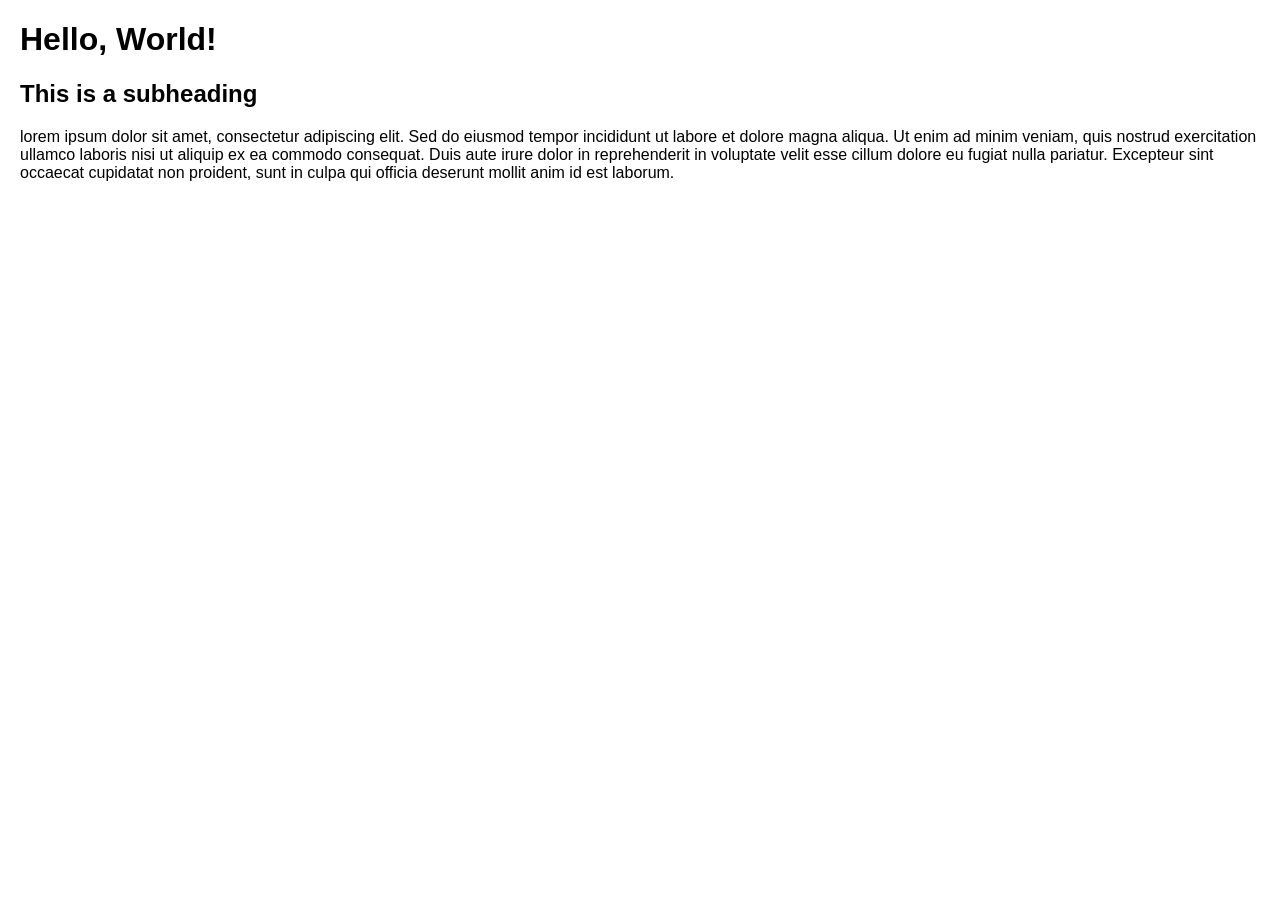
<file: index.html>
<!DOCTYPE html>
<html lang="en">

<head>
    <meta charset="UTF-8">
    <link rel="stylesheet" href="styles.css">
    <script src="script-instructor.js" defer></script>
    <meta name="viewport" content="width=device-width, initial-scale=1.0">
    <title>Sandbox</title>
</head>

<body>
    <h1>Hello, World!</h1>
    <h2>This is a subheading</h2>

    <p>
       lorem ipsum dolor sit amet, consectetur adipiscing elit. Sed do eiusmod tempor incididunt ut labore et dolore magna aliqua. Ut enim ad minim veniam, quis nostrud exercitation ullamco laboris nisi ut aliquip ex ea commodo consequat. Duis aute irure dolor in reprehenderit in voluptate velit esse cillum dolore eu fugiat nulla pariatur. Excepteur sint occaecat cupidatat non proident, sunt in culpa qui officia deserunt mollit anim id est laborum.
    </p>
</body>

</html>
</file>
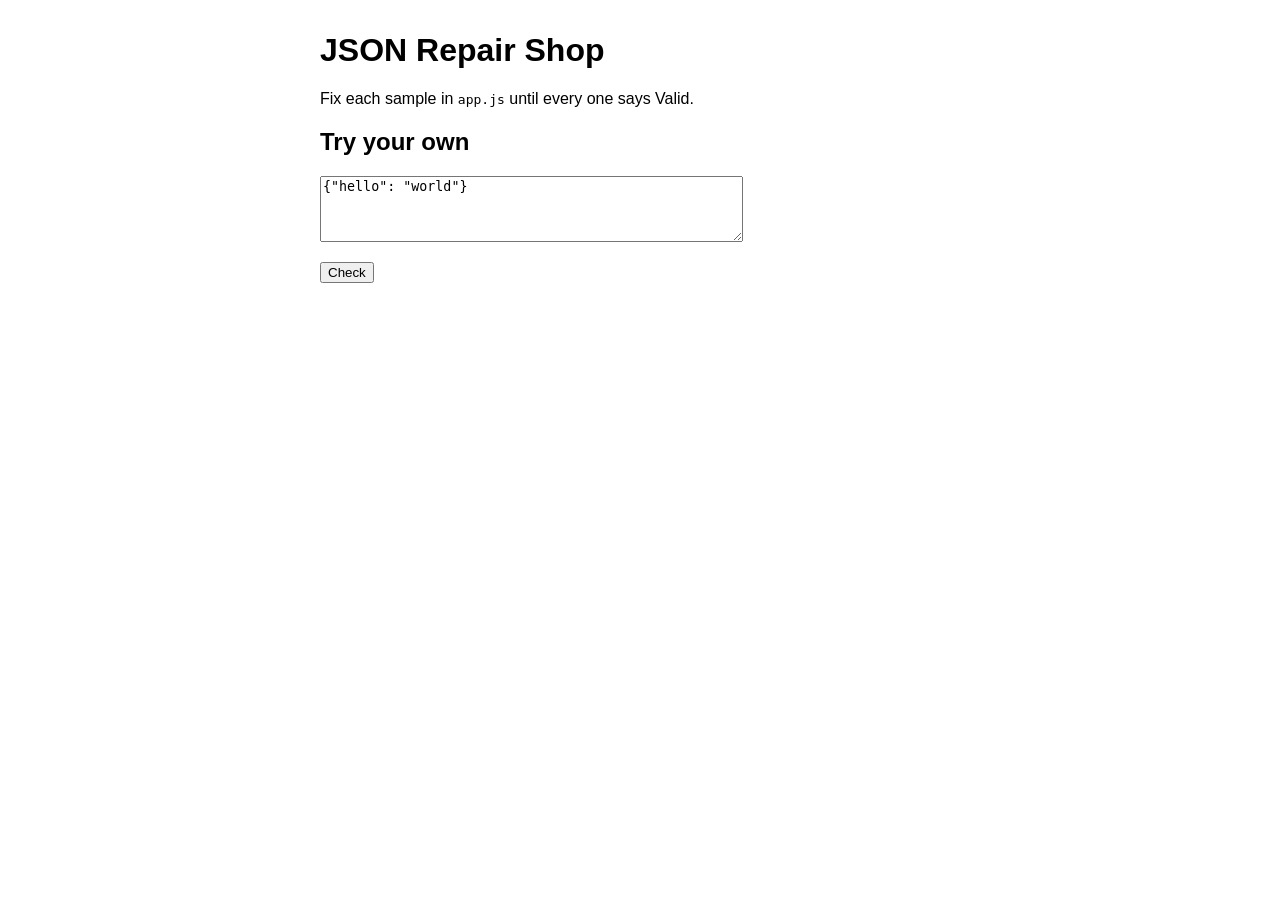
<file: JSON-starter/ex1-json-repair/index.html>
<!DOCTYPE html>
<html lang="en">
<head>
  <meta charset="UTF-8">
  <title>Exercise 1: JSON Repair Shop</title>
  <link rel="stylesheet" href="styles.css">
  <script src="app.js" defer></script>
</head>
<body>
  <h1>JSON Repair Shop</h1>
  <p>Fix each sample in <code>app.js</code> until every one says Valid.</p>

  <ul id="results"></ul>

  <h2>Try your own</h2>
  <textarea id="tryInput" rows="4" cols="50">{"hello": "world"}</textarea>
  <p><button id="tryBtn">Check</button></p>
  <p id="tryResult"></p>
</body>
</html>
</file>
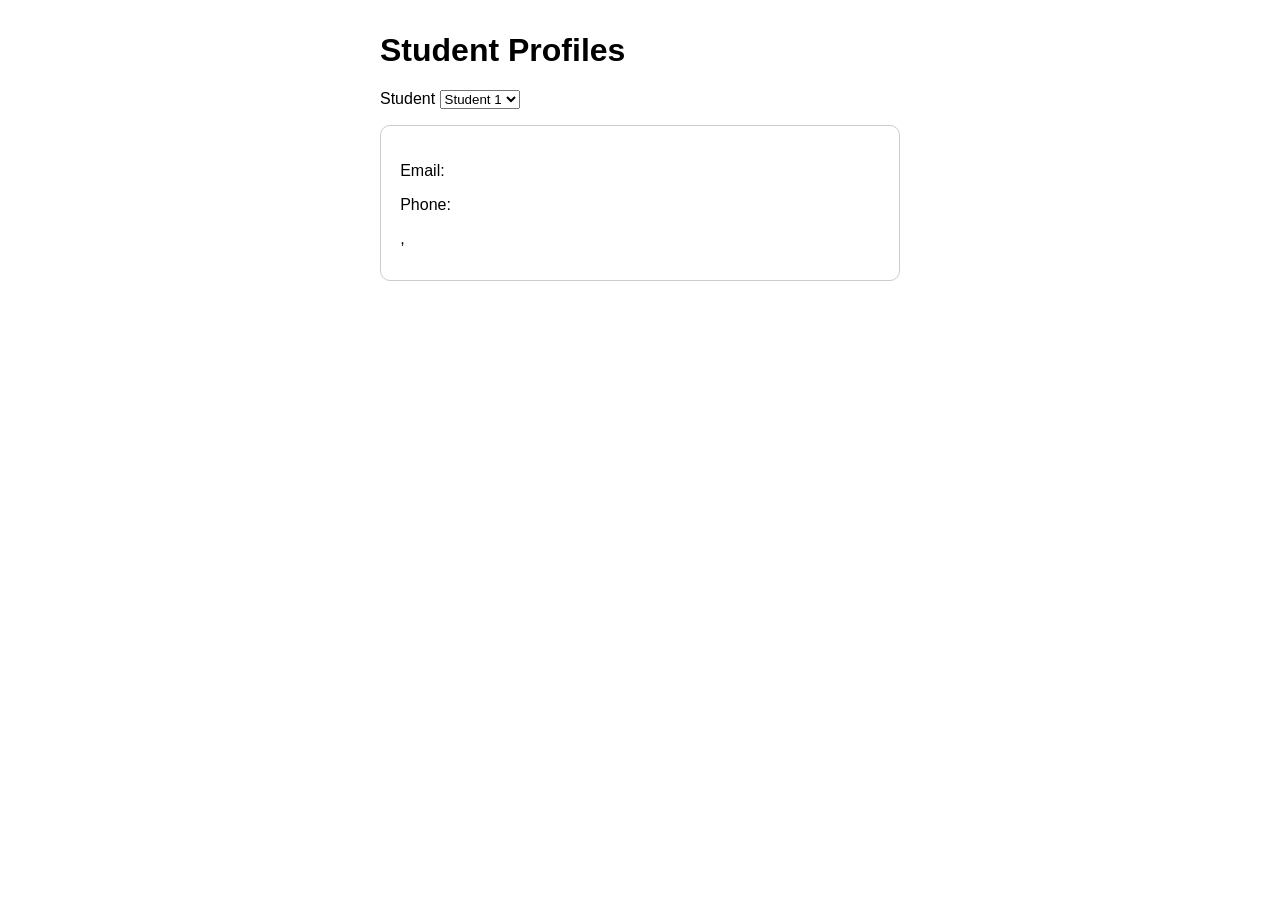
<file: JSON-starter/ex2-student-profile/index.html>
<!DOCTYPE html>
<html lang="en">
<head>
  <meta charset="UTF-8">
  <title>Exercise 2: Student Profile Card</title>
  <link rel="stylesheet" href="styles.css">
  <script src="app.js" defer></script>
</head>
<body>
  <h1>Student Profiles</h1>

  <label for="studentPick">Student</label>
  <select id="studentPick">
    <option value="0">Student 1</option>
    <option value="1">Student 2</option>
    <option value="2">Student 3</option>
  </select>

  <div class="card">
    <h2 id="studentName"></h2>
    <p>Email: <span id="studentEmail"></span></p>
    <p>Phone: <span id="studentPhone"></span></p>
    <p><span id="courseCount"></span>, <span id="totalCredits"></span></p>
    <ul id="courseList"></ul>
  </div>
</body>
</html>
</file>
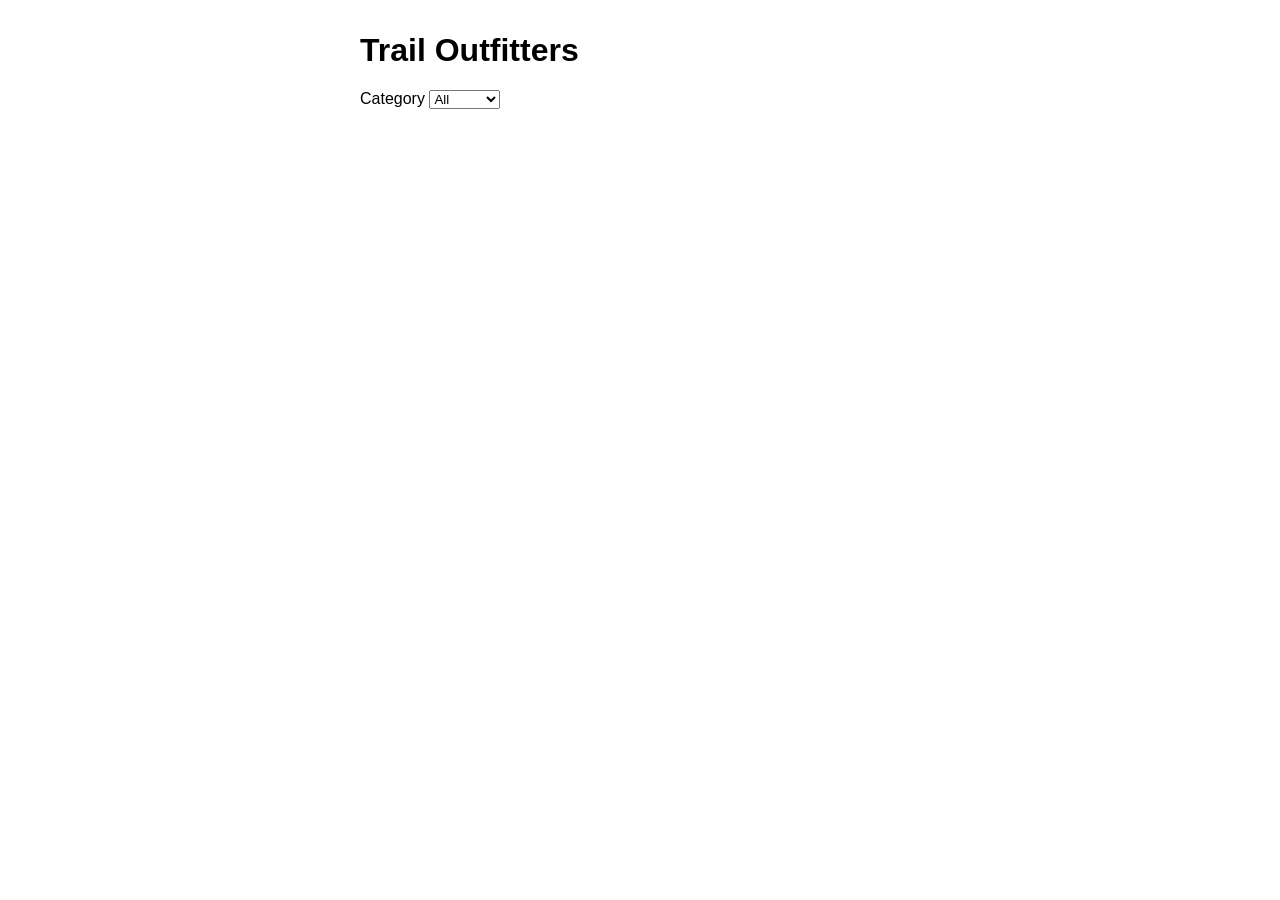
<file: JSON-starter/ex3-product-catalog/index.html>
<!DOCTYPE html>
<html lang="en">
<head>
  <meta charset="UTF-8">
  <title>Exercise 3: Product Catalog</title>
  <link rel="stylesheet" href="styles.css">
  <script src="app.js" defer></script>
</head>
<body>
  <h1>Trail Outfitters</h1>

  <label for="categoryFilter">Category</label>
  <select id="categoryFilter">
    <option value="all">All</option>
    <option value="shelter">Shelter</option>
    <option value="sleep">Sleep</option>
    <option value="cooking">Cooking</option>
  </select>
  <p id="productCount"></p>

  <div id="products"></div>

  <script id="productData" type="application/json">
  [
    { "sku": "TENT-2P", "name": "Two-Person Tent", "category": "shelter",
      "price": 189.99, "stock": 4 },
    { "sku": "FLY-XL", "name": "Rain Fly <XL>", "category": "shelter",
      "price": 79.5, "stock": 0 },
    { "sku": "BAG-20F", "name": "20° Sleeping Bag", "category": "sleep",
      "price": 129.5, "stock": 0 },
    { "sku": "PAD-INS", "name": "Insulated Sleeping Pad", "category": "sleep",
      "price": 99, "stock": 7 },
    { "sku": "STOVE-1", "name": "Canister Stove", "category": "cooking",
      "price": 44, "stock": 12 },
    { "sku": "POT-1L", "name": "1-Liter Titanium Pot", "category": "cooking",
      "price": 39.95, "stock": 3 }
  ]
  </script>
</body>
</html>
</file>
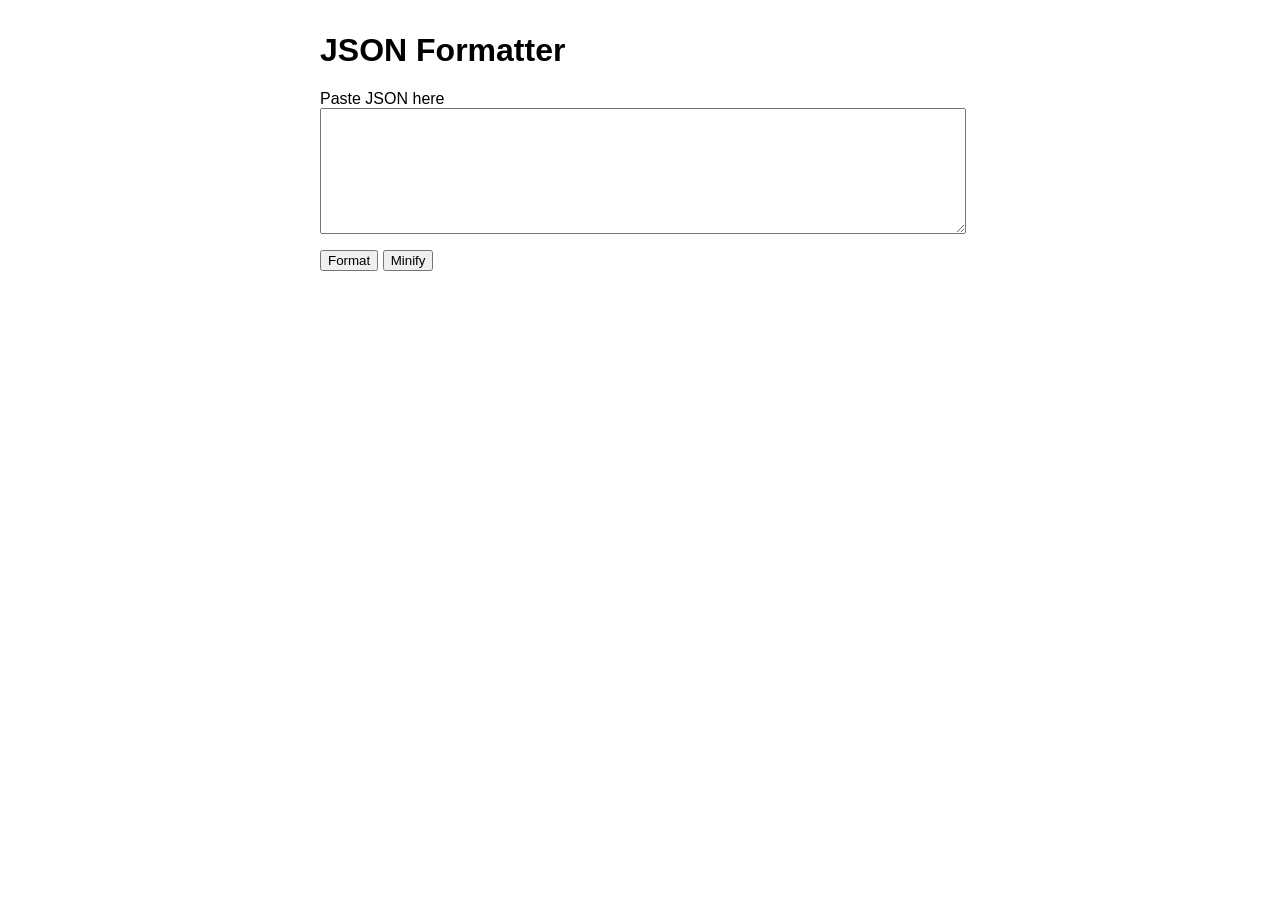
<file: JSON-starter/ex4-json-formatter/index.html>
<!DOCTYPE html>
<html lang="en">
<head>
  <meta charset="UTF-8">
  <title>Exercise 4: JSON Formatter</title>
  <link rel="stylesheet" href="styles.css">
  <script src="app.js" defer></script>
</head>
<body>
  <h1>JSON Formatter</h1>

  <label for="jsonInput">Paste JSON here</label>
  <textarea id="jsonInput" rows="8"></textarea>

  <p>
    <button id="formatBtn">Format</button>
    <button id="minifyBtn">Minify</button>
  </p>

  <p id="errorMsg" class="error"></p>
  <p id="summary"></p>
  <pre id="output"></pre>
</body>
</html>
</file>
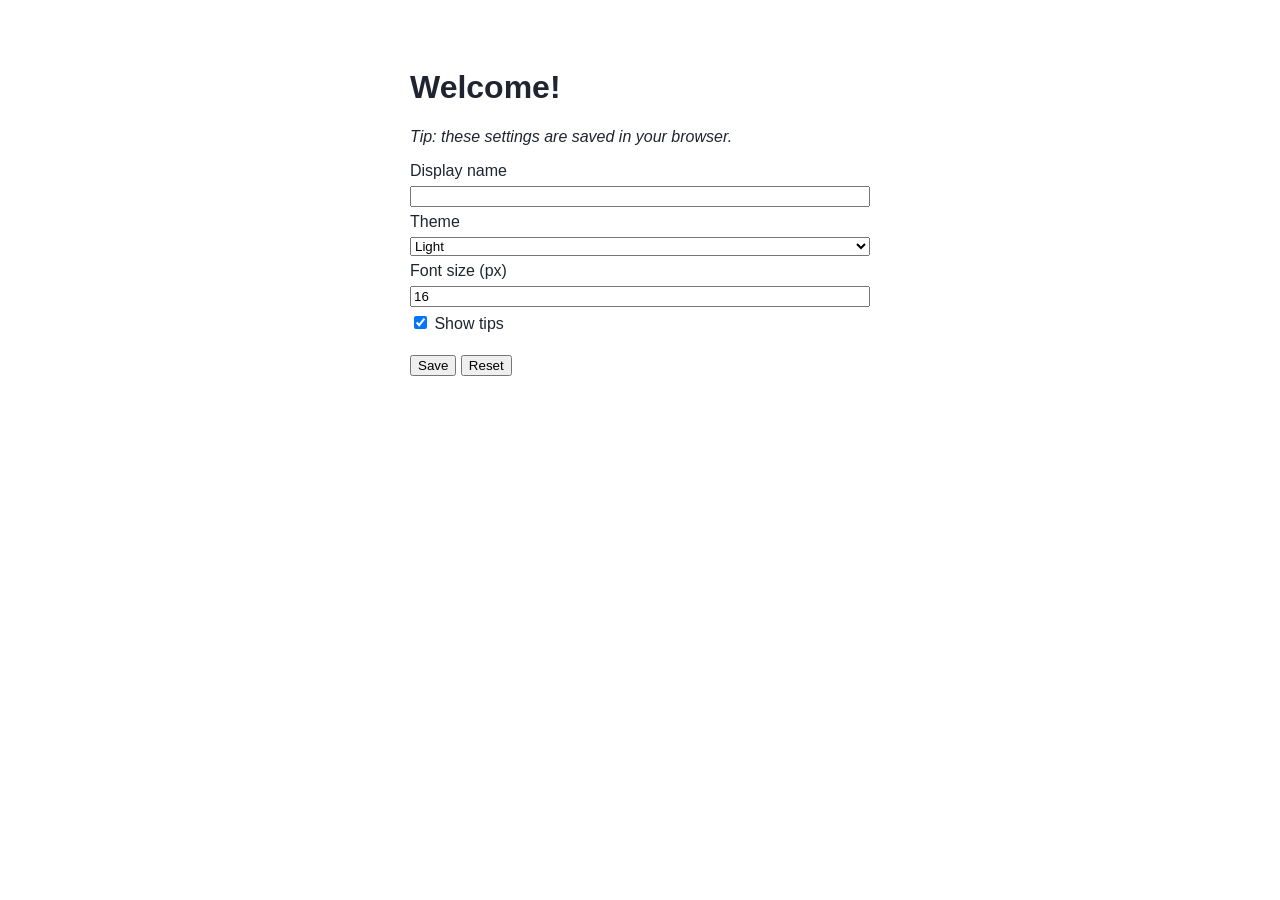
<file: JSON-starter/ex5-saved-preferences/index.html>
<!DOCTYPE html>
<html lang="en">
<head>
  <meta charset="UTF-8">
  <title>Exercise 5: Saved Preferences</title>
  <link rel="stylesheet" href="styles.css">
  <script src="app.js" defer></script>
</head>
<body class="theme-light">
  <h1 id="greeting">Welcome!</h1>
  <p id="tip">Tip: these settings are saved in your browser.</p>

  <form id="prefsForm">
    <label for="displayName">Display name</label>
    <input type="text" id="displayName">

    <label for="theme">Theme</label>
    <select id="theme">
      <option value="light">Light</option>
      <option value="dark">Dark</option>
    </select>

    <label for="fontSize">Font size (px)</label>
    <input type="number" id="fontSize" min="12" max="24" value="16">

    <label><input type="checkbox" id="showTips" checked> Show tips</label>

    <p>
      <button type="submit">Save</button>
      <button type="button" id="resetBtn">Reset</button>
    </p>
  </form>
  <p id="status"></p>
</body>
</html>
</file>
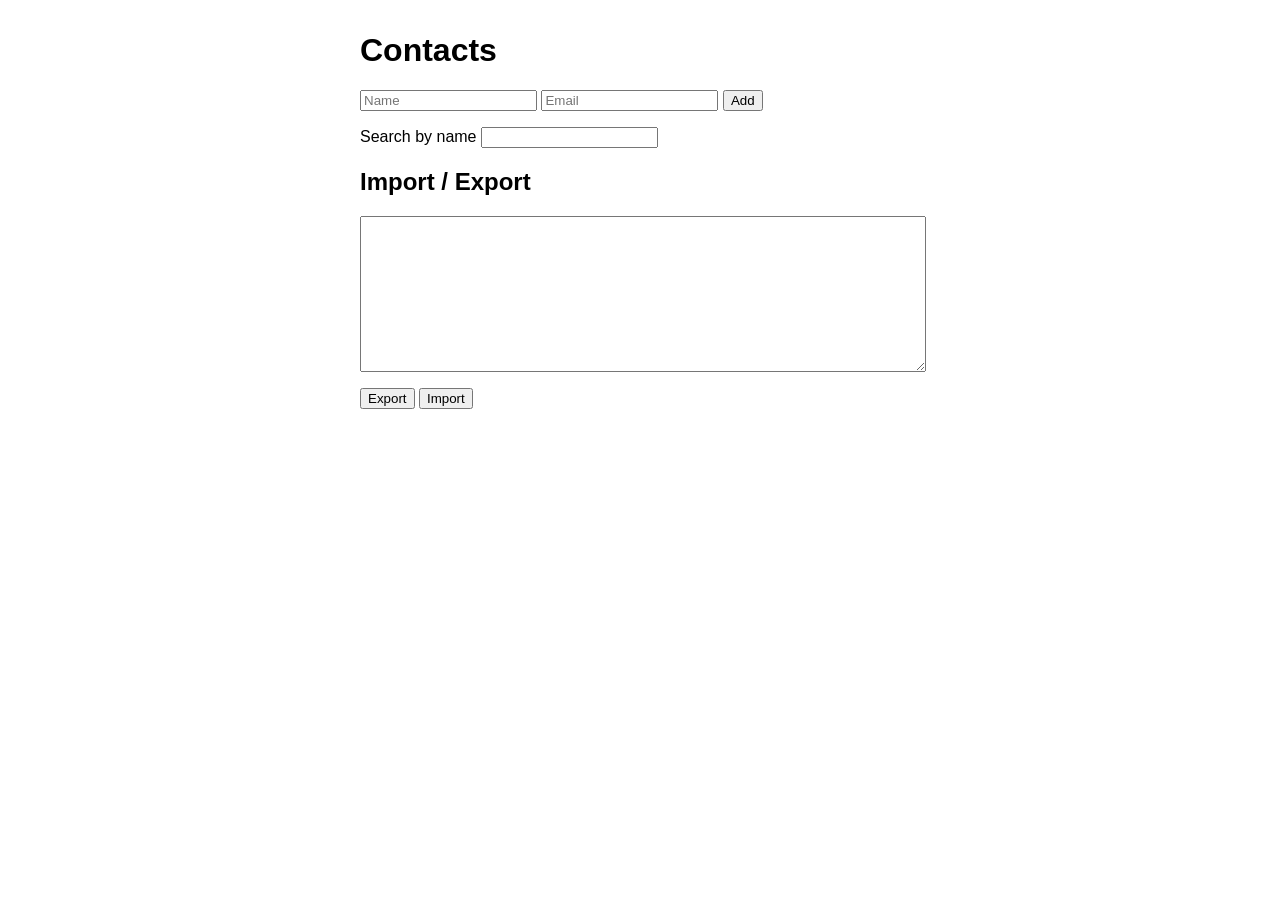
<file: JSON-starter/ex6-contact-list/index.html>
<!DOCTYPE html>
<html lang="en">
<head>
  <meta charset="UTF-8">
  <title>Exercise 6: Contact List</title>
  <link rel="stylesheet" href="styles.css">
  <script src="app.js" defer></script>
</head>
<body>
  <h1>Contacts</h1>

  <form id="contactForm">
    <input type="text" id="name" placeholder="Name">
    <input type="email" id="email" placeholder="Email">
    <button type="submit">Add</button>
  </form>
  <p id="formMsg" class="error"></p>

  <label for="search">Search by name</label>
  <input type="search" id="search">
  <p id="contactCount"></p>
  <ul id="contactList"></ul>

  <h2>Import / Export</h2>
  <textarea id="jsonBox" rows="10"></textarea>
  <p>
    <button type="button" id="exportBtn">Export</button>
    <button type="button" id="importBtn">Import</button>
  </p>
  <p id="importMsg"></p>
</body>
</html>
</file>
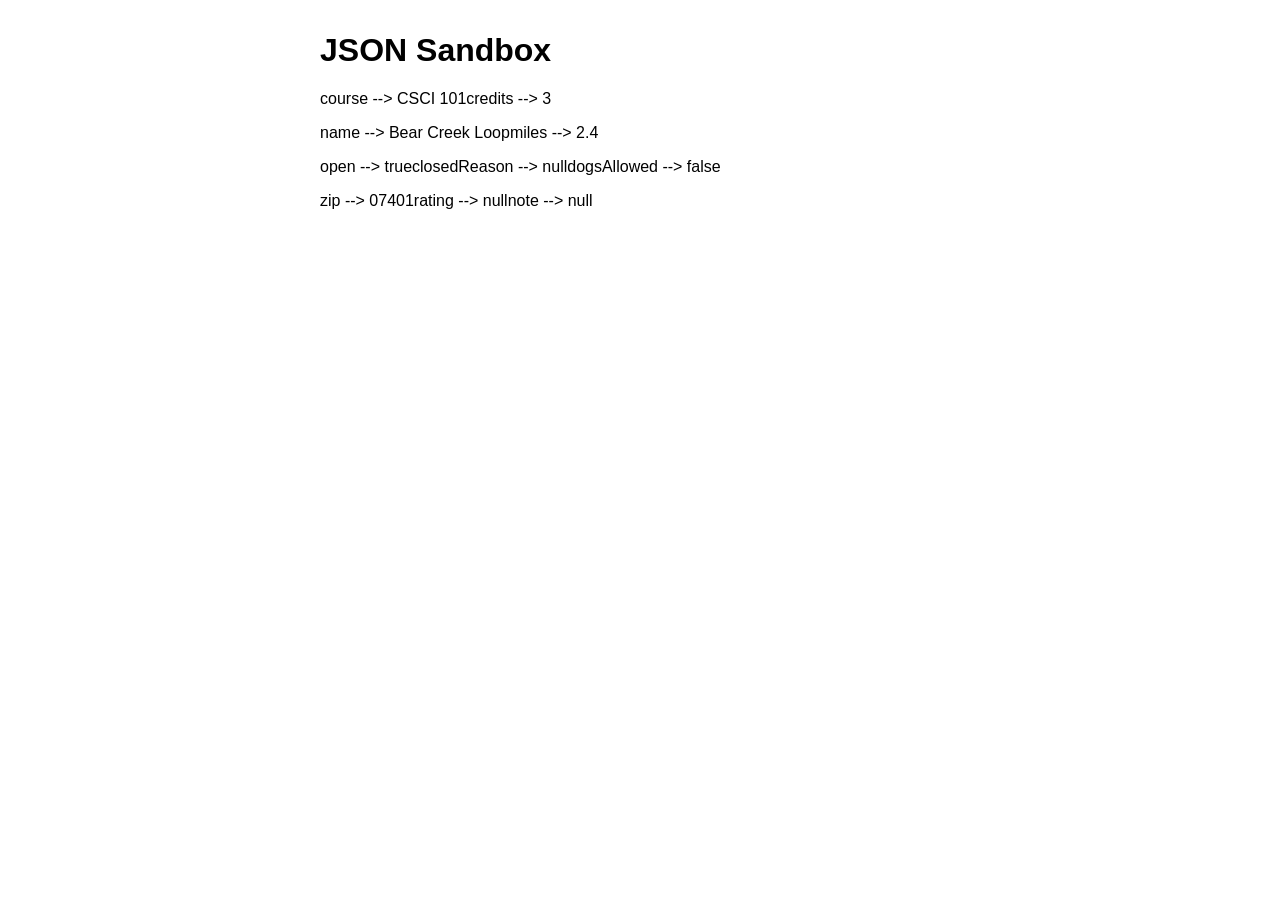
<file: JSON-starter/json-basic/index.html>
<!DOCTYPE html>
<html lang="en">
<head>
  <meta charset="UTF-8">
  <title>Exercise 1: JSON Repair Shop</title>
  <link rel="stylesheet" href="styles.css">
  <script src="app.js" defer></script>
</head>
<body>
  <h1>JSON Sandbox</h1>

  <ul id="results"></ul>

  
</body>
</html>
</file>
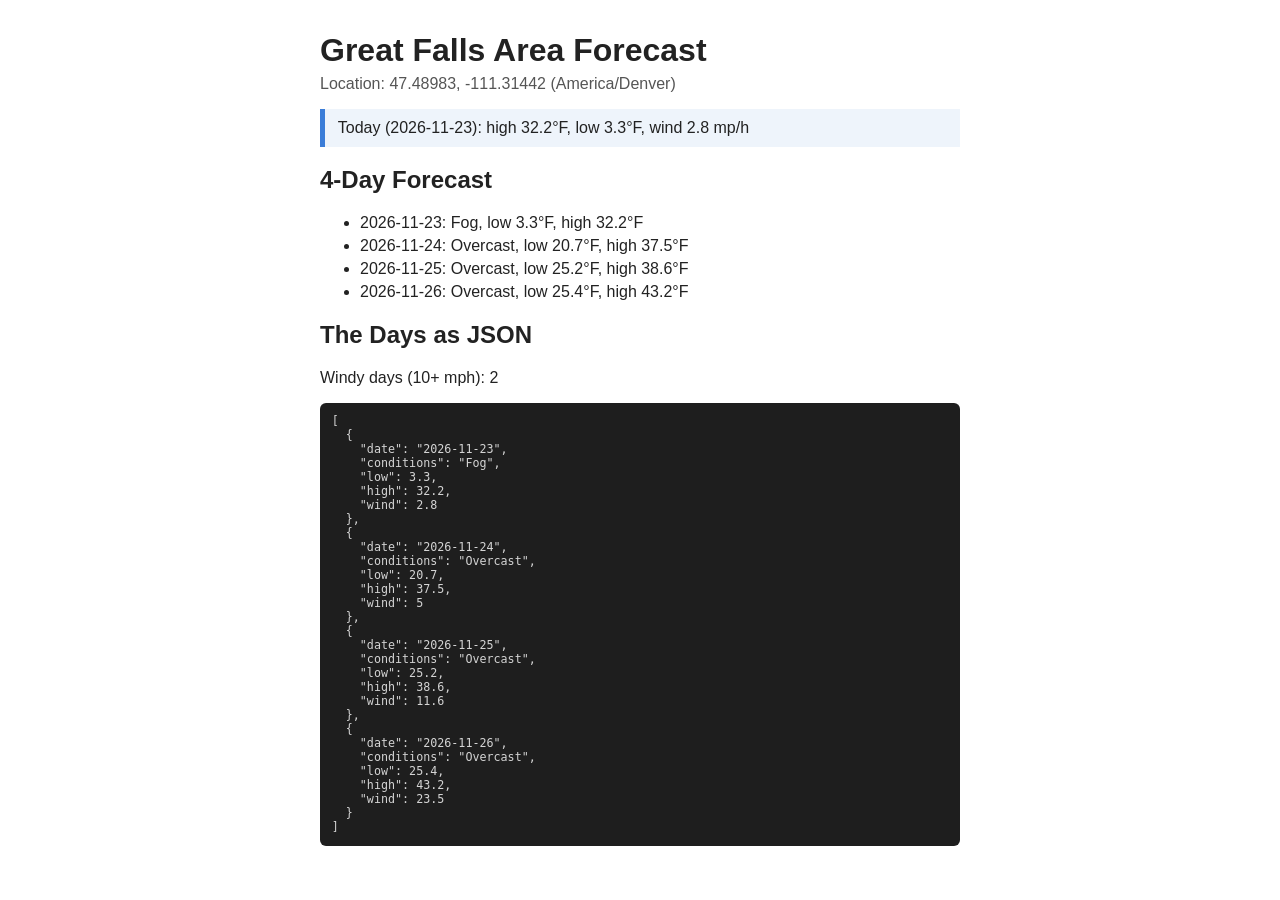
<file: JSON_Weather_Lab_Files/solutions/index.html>
<!DOCTYPE html>
<html lang="en">
<head>
  <meta charset="UTF-8">
  <meta name="viewport" content="width=device-width, initial-scale=1">
  <title>JSON Weather Lab</title>
  <link rel="stylesheet" href="styles.css">
  <script src="app.js" defer></script>
</head>
<body>
  <h1>Great Falls Area Forecast</h1>

  <!-- Part 1 -->
  <p id="location"></p>

  <!-- Part 2 -->
  <p id="today"></p>

  <!-- Part 3 -->
  <h2>4-Day Forecast</h2>
  <ul id="forecast"></ul>

  <!-- Part 4 -->
  <h2>The Days as JSON</h2>
  <p id="windy"></p>
  <pre id="output"></pre>

  <!-- The data: JSON text that the browser stores but does not run.
       Don't edit it. It's the same as weatherData.json. -->
  <script id="weatherData" type="application/json">
{
    "latitude": 47.48983,
    "longitude": -111.31442,
    "generationtime_ms": 1.484513282775879,
    "utc_offset_seconds": -25200,
    "timezone": "America/Denver",
    "timezone_abbreviation": "GMT-7",
    "elevation": 1015,
    "daily_units": {
        "time": "iso8601",
        "weather_code": "wmo code",
        "temperature_2m_min": "°F",
        "temperature_2m_max": "°F",
        "wind_speed_10m_max": "mp/h"
    },
    "daily": {
        "time": [
            "2026-11-23",
            "2026-11-24",
            "2026-11-25",
            "2026-11-26"
        ],
        "weather_code": [
            45,
            3,
            3,
            3
        ],
        "temperature_2m_min": [
            3.3,
            20.7,
            25.2,
            25.4
        ],
        "temperature_2m_max": [
            32.2,
            37.5,
            38.6,
            43.2
        ],
        "wind_speed_10m_max": [
            2.8,
            5,
            11.6,
            23.5
        ]
    }
}
  </script>
</body>
</html>
</file>
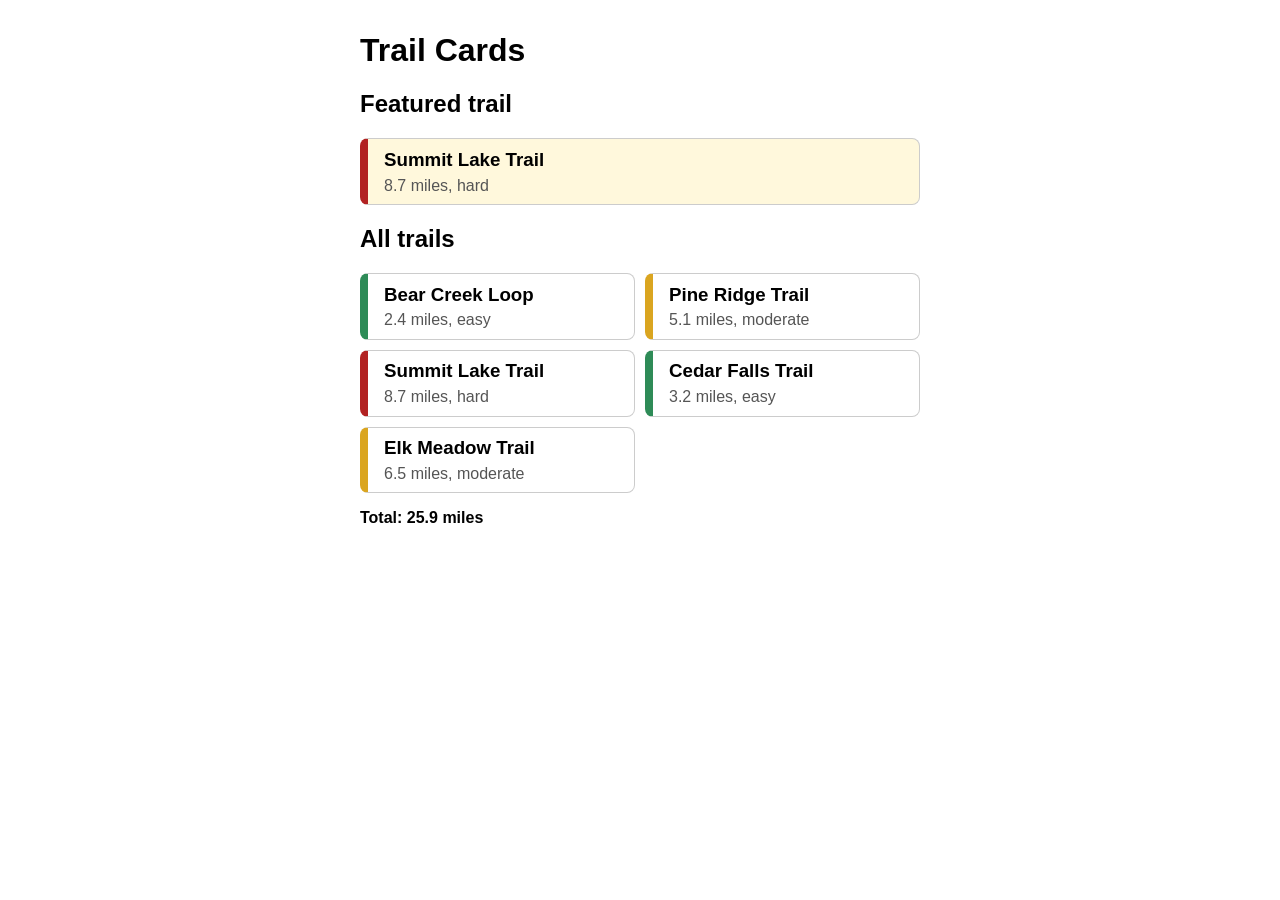
<file: DOM_Lab_Files/solutions/ex1-trail-cards/index.html>
<!DOCTYPE html>
<html lang="en">
<head>
  <meta charset="UTF-8">
  <title>Exercise 1: Trail Cards</title>
  <link rel="stylesheet" href="styles.css">
  <script src="app.js" defer></script>
</head>
<body>
  <h1>Trail Cards</h1>

  <h2>Featured trail</h2>
  <div id="featured"></div>

  <h2>All trails</h2>
  <div id="cards"></div>
  <p id="totalMiles"></p>
</body>
</html>
</file>
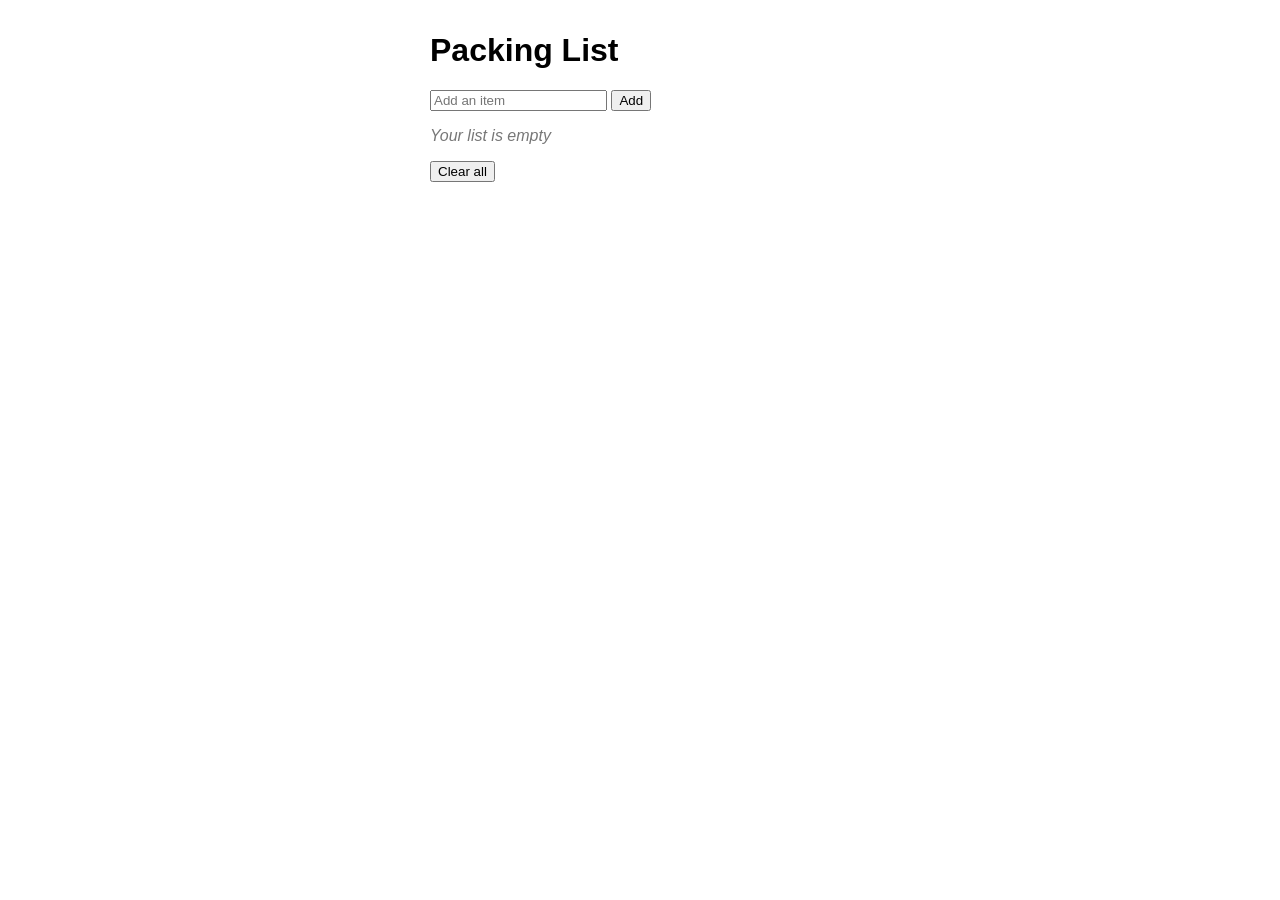
<file: DOM_Lab_Files/solutions/ex2-packing-list/index.html>
<!DOCTYPE html>
<html lang="en">
<head>
  <meta charset="UTF-8">
  <title>Exercise 2: Packing List</title>
  <link rel="stylesheet" href="styles.css">
  <script src="app.js" defer></script>
</head>
<body>
  <h1>Packing List</h1>

  <form id="packForm">
    <input type="text" id="itemInput" placeholder="Add an item" autocomplete="off">
    <button type="submit">Add</button>
  </form>

  <p id="emptyMsg">Your list is empty</p>
  <ul id="packList"></ul>

  <button type="button" id="clearAll">Clear all</button>
</body>
</html>
</file>
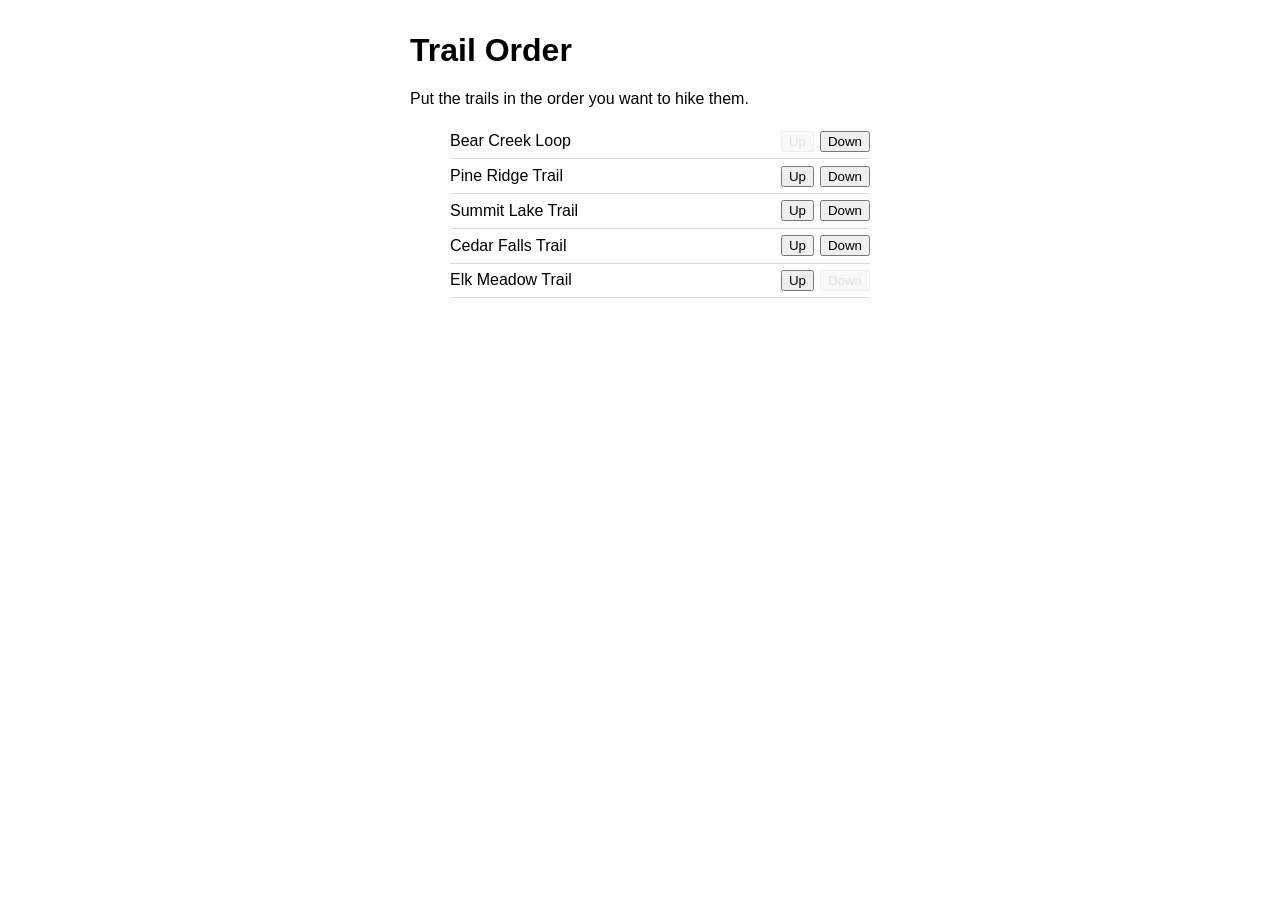
<file: DOM_Lab_Files/solutions/ex3-reorder-trails/index.html>
<!DOCTYPE html>
<html lang="en">
<head>
  <meta charset="UTF-8">
  <title>Exercise 3: Reorder the Trails</title>
  <link rel="stylesheet" href="styles.css">
  <script src="app.js" defer></script>
</head>
<body>
  <h1>Trail Order</h1>
  <p>Put the trails in the order you want to hike them.</p>

  <ul id="trailList">
    <li class="trail">
      <span class="name">Bear Creek Loop</span>
      <button type="button" class="up">Up</button>
      <button type="button"  class="down">Down</button>
    </li>
    <li class="trail">
      <span class="name">Pine Ridge Trail</span>
      <button type="button" class="up">Up</button>
      <button type="button" class="down">Down</button>
    </li>
    <li class="trail">
      <span class="name">Summit Lake Trail</span>
      <button type="button" class="up">Up</button>
      <button type="button" class="down">Down</button>
    </li>
    <li class="trail">
      <span class="name">Cedar Falls Trail</span>
      <button type="button" class="up">Up</button>
      <button type="button" class="down">Down</button>
    </li>
    <li class="trail">
      <span class="name">Elk Meadow Trail</span>
      <button type="button" class="up">Up</button>
      <button type="button" class="down">Down</button>
    </li>
  </ul>
</body>
</html>
</file>
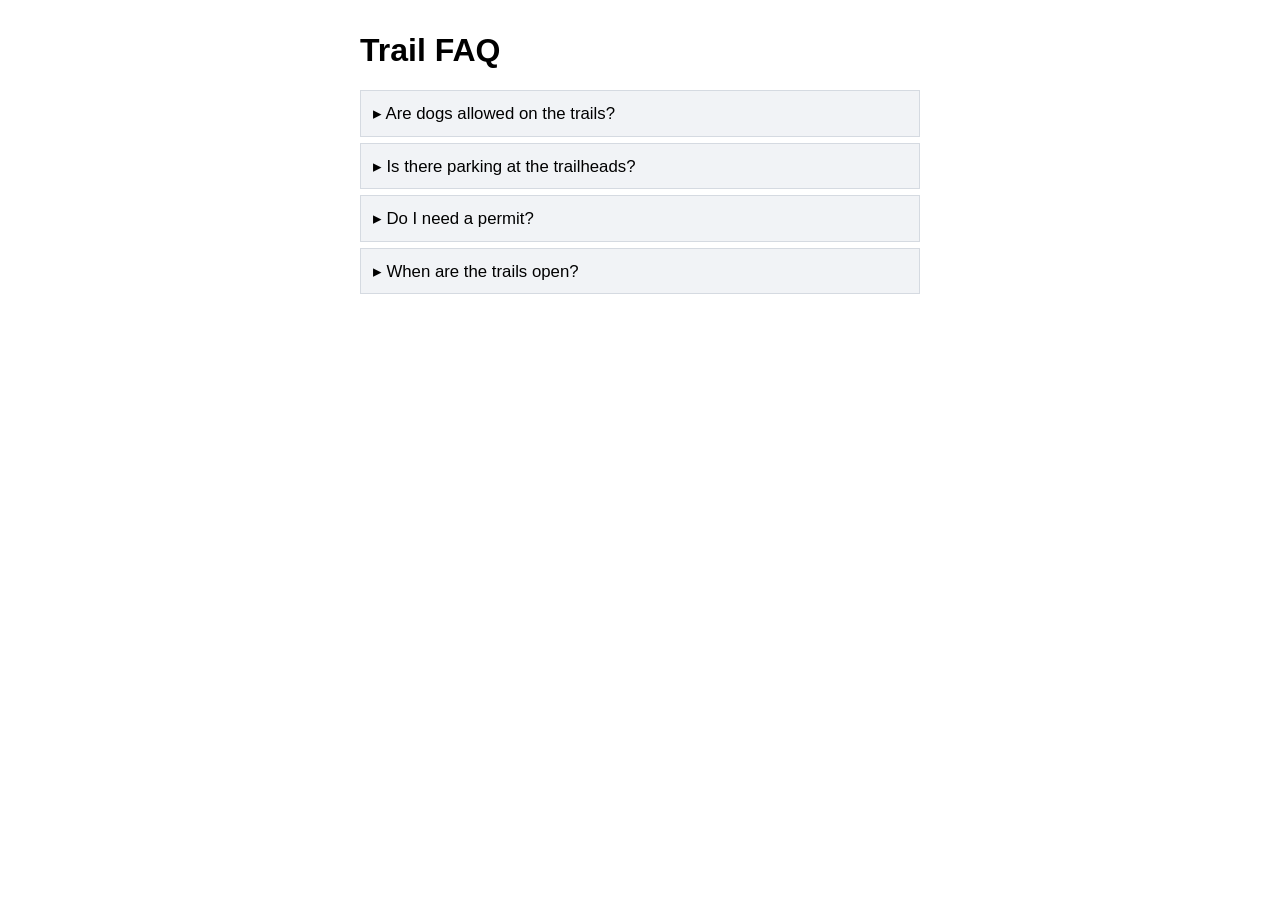
<file: DOM_Lab_Files/solutions/ex4-faq-accordion/index.html>
<!DOCTYPE html>
<html lang="en">
<head>
  <meta charset="UTF-8">
  <title>Exercise 4: FAQ Accordion</title>
  <link rel="stylesheet" href="styles.css">
  <script src="app.js" defer></script>
</head>
<body>
  <h1>Trail FAQ</h1>

  <div class="faq">
    <button class="question">Are dogs allowed on the trails?</button>
    <div class="answer hidden">Yes, on a leash no longer than six feet.</div>

    <button class="question">Is there parking at the trailheads?</button>
    <div class="answer hidden">Yes. Lots fill up early on summer weekends.</div>

    <button class="question">Do I need a permit?</button>
    <div class="answer hidden">Day hikes don't. Overnight trips need a free permit.</div>

    <button class="question">When are the trails open?</button>
    <div class="answer hidden">From sunrise to sunset, May through October.</div>
  </div>
</body>
</html>
</file>
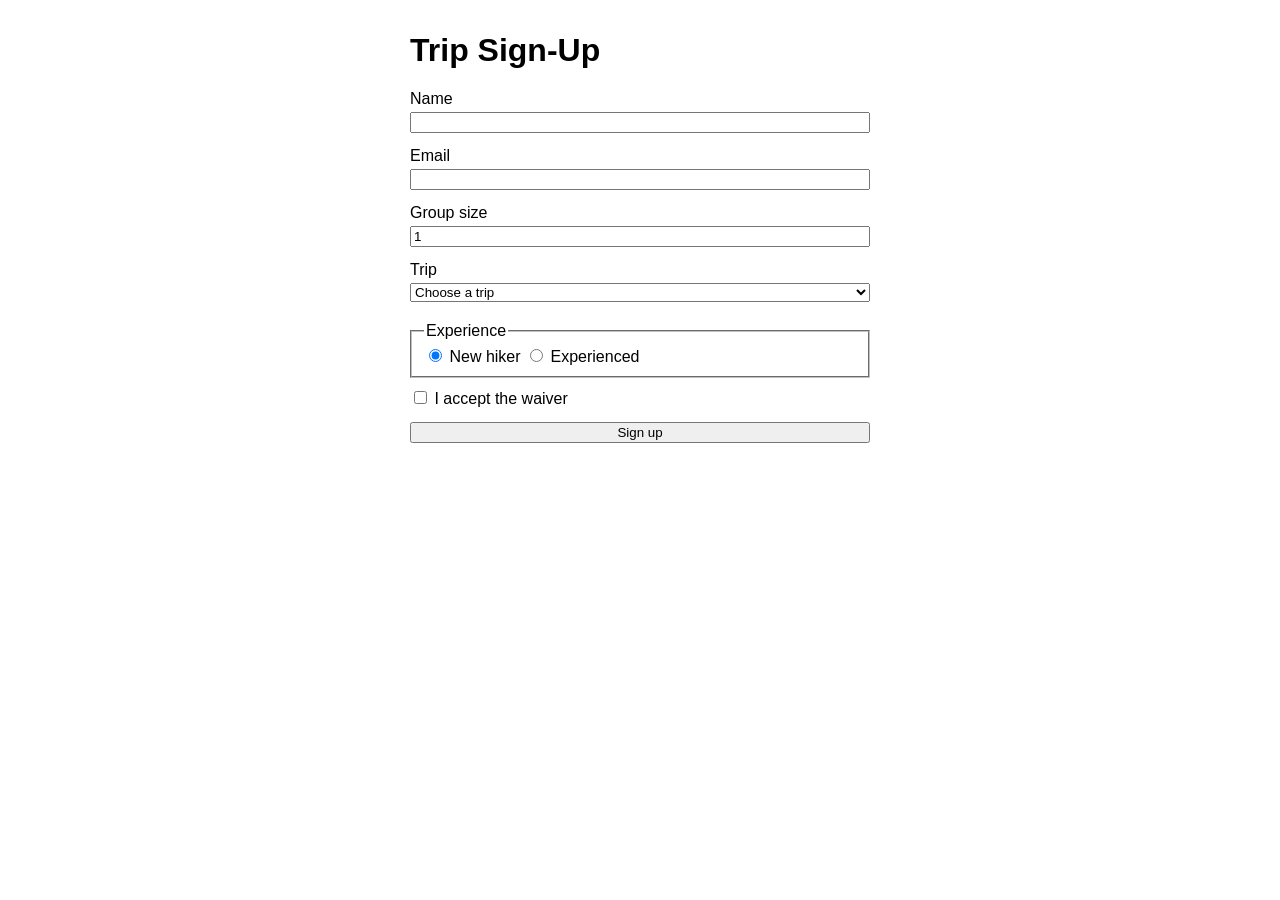
<file: DOM_Lab_Files/solutions/ex5-trip-signup/index.html>
<!DOCTYPE html>
<html lang="en">
<head>
  <meta charset="UTF-8">
  <title>Exercise 5: Trip Sign-Up</title>
  <link rel="stylesheet" href="styles.css">
  <script src="app.js" defer></script>
</head>
<body>
  <h1>Trip Sign-Up</h1>

  <form id="signupForm" novalidate>
    <label for="fullName">Name</label>
    <input type="text" id="fullName" name="fullName">
    <p class="error" id="fullNameError"></p>

    <label for="email">Email</label>
    <input type="email" id="email" name="email">
    <p class="error" id="emailError"></p>

    <label for="groupSize">Group size</label>
    <input type="number" id="groupSize" name="groupSize"
           min="1" max="12" value="1">
    <p class="error" id="groupSizeError"></p>

    <label for="trip">Trip</label>
    <select id="trip" name="trip">
      <option value="">Choose a trip</option>
      <option value="bear-creek">Bear Creek Loop</option>
      <option value="summit-lake">Summit Lake Trail</option>
    </select>
    <p class="error" id="tripError"></p>

    <fieldset>
      <legend>Experience</legend>
      <label>
        <input type="radio" name="level" value="new" checked> New hiker
      </label>
      <label>
        <input type="radio" name="level" value="experienced"> Experienced
      </label>
    </fieldset>

    <label>
      <input type="checkbox" id="waiver" name="waiver">
      I accept the waiver
    </label>
    <p class="error" id="waiverError"></p>

    <button type="submit">Sign up</button>
  </form>

  <div id="confirmation" hidden></div>
</body>
</html>
</file>
<file: styles.css>
body {
    font-family: Arial, sans-serif;
    margin: 20px;
}
</file>
<file: JSON-starter/ex1-json-repair/styles.css>
body {
  font-family: Arial, sans-serif;
  max-width: 640px;
  margin: 2em auto;
}
#results {
  list-style: none;
  padding: 0;
}
#results li {
  margin-bottom: 1em;
}
.status {
  font-weight: bold;
}
.status.valid {
  color: seagreen;
}
.status.invalid {
  color: firebrick;
}
pre {
  background: #f1f3f6;
  padding: 0.6em;
  overflow-x: auto;
}
</file>
<file: JSON-starter/ex2-student-profile/styles.css>
body {
  font-family: Arial, sans-serif;
  max-width: 520px;
  margin: 2em auto;
}
.card {
  border: 1px solid #ccc;
  border-radius: 10px;
  padding: 1em 1.2em;
  margin-top: 1em;
}
.card h2 {
  margin-top: 0;
}
</file>
<file: JSON-starter/ex3-product-catalog/styles.css>
body {
  font-family: Arial, sans-serif;
  max-width: 560px;
  margin: 2em auto;
}
.product {
  border: 1px solid #ccc;
  border-radius: 8px;
  padding: 0.7em 1em;
  margin-bottom: 0.7em;
}
.product .name {
  font-weight: bold;
  font-size: 1.1em;
}
.product .price {
  margin-left: 0.6em;
}
.product .stock {
  float: right;
  color: seagreen;
}
.product.sold-out .stock {
  color: firebrick;
}
</file>
<file: JSON-starter/ex4-json-formatter/styles.css>
body {
  font-family: Arial, sans-serif;
  max-width: 640px;
  margin: 2em auto;
}
textarea {
  display: block;
  width: 100%;
  font-family: Consolas, monospace;
}
.error {
  color: firebrick;
  font-weight: bold;
}
#output {
  background: #1e1e1e;
  color: #d4d4d4;
  padding: 0.8em;
  overflow-x: auto;
}
#output:empty {
  display: none;
}
</file>
<file: JSON-starter/ex5-saved-preferences/styles.css>
[hidden] {
  display: none;
}
body {
  font-family: Arial, sans-serif;
  max-width: 460px;
  margin: 2em auto;
  padding: 1em;
}
form {
  display: grid;
  gap: 6px;
}
.theme-light {
  background: #ffffff;
  color: #1f2430;
}
.theme-dark {
  background: #1f2430;
  color: #f1f3f6;
}
#tip {
  font-style: italic;
}
</file>
<file: JSON-starter/ex6-contact-list/styles.css>
body {
  font-family: Arial, sans-serif;
  max-width: 560px;
  margin: 2em auto;
}
#contactList {
  list-style: none;
  padding: 0;
}
.contact {
  display: flex;
  gap: 10px;
  align-items: center;
  padding: 0.5em;
  border-bottom: 1px solid #ddd;
}
.contact .name {
  font-weight: bold;
  flex: 1;
}
.error {
  color: firebrick;
}
textarea {
  display: block;
  width: 100%;
  font-family: Consolas, monospace;
}
</file>
<file: JSON-starter/json-basic/styles.css>
body {
  font-family: Arial, sans-serif;
  max-width: 640px;
  margin: 2em auto;
}
#results {
  list-style: none;
  padding: 0;
}
#results li {
  margin-bottom: 1em;
}
.status {
  font-weight: bold;
}
.status.valid {
  color: seagreen;
}
.status.invalid {
  color: firebrick;
}
pre {
  background: #f1f3f6;
  padding: 0.6em;
  overflow-x: auto;
}
</file>
<file: JSON_Weather_Lab_Files/solutions/styles.css>
body {
  font-family: Arial, sans-serif;
  max-width: 640px;
  margin: 2em auto;
  padding: 0 1em;
  color: #222;
}
h1 { margin-bottom: 0.2em; }
#location { color: #555; margin-top: 0; }
#today {
  background: #eef4fb;
  border-left: 5px solid #3b7dd8;
  padding: 0.6em 0.8em;
}
#forecast li { margin-bottom: 0.3em; }
#output {
  background: #1e1e1e;
  color: #d4d4d4;
  padding: 1em;
  border-radius: 6px;
  overflow-x: auto;
  font-size: 0.9em;
}
</file>
<file: DOM_Lab_Files/solutions/ex1-trail-cards/styles.css>
body {
  font-family: Arial, sans-serif;
  max-width: 560px;
  margin: 2em auto;
}
#cards {
  display: grid;
  grid-template-columns: 1fr 1fr;
  gap: 10px;
}
.card {
  border: 1px solid #ccc;
  border-left: 8px solid #999;
  border-radius: 8px;
  padding: 0.6em 1em;
}
.card h3 {
  margin: 0 0 0.3em;
}
.card p {
  margin: 0;
  color: #555;
}
.card.easy { border-left-color: seagreen; }
.card.moderate { border-left-color: goldenrod; }
.card.hard { border-left-color: firebrick; }
#featured .card {
  background: #fff8dc;
}
#totalMiles {
  font-weight: bold;
}
</file>
<file: DOM_Lab_Files/solutions/ex2-packing-list/styles.css>
body {
  font-family: Arial, sans-serif;
  max-width: 420px;
  margin: 2em auto;
}
#packList {
  list-style: none;
  padding: 0;
}
#packList li {
  display: flex;
  justify-content: space-between;
  padding: 0.5em;
  border-bottom: 1px solid #ddd;
}
#emptyMsg {
  color: #777;
  font-style: italic;
}
</file>
<file: DOM_Lab_Files/solutions/ex3-reorder-trails/styles.css>
body {
  font-family: Arial, sans-serif;
  max-width: 460px;
  margin: 2em auto;
}
.trail {
  display: flex;
  gap: 6px;
  align-items: center;
  padding: 0.4em 0;
  border-bottom: 1px solid #ddd;
}
.trail .name {
  flex: 1;
}
button:disabled {
  opacity: 0.35;
}
</file>
<file: DOM_Lab_Files/solutions/ex4-faq-accordion/styles.css>
body {
  font-family: Arial, sans-serif;
  max-width: 560px;
  margin: 2em auto;
}
.question {
  display: block;
  width: 100%;
  text-align: left;
  font-size: 1.05em;
  padding: 0.7em;
  margin-top: 6px;
  background: #f1f3f6;
  border: 1px solid #d5dae1;
  cursor: pointer;
}
.question::before {
  content: "▸ ";
}
.question.open::before {
  content: "▾ ";
}
.question:focus {
  outline: 3px solid #0e7c86;
}
.answer {
  padding: 0.7em 1em;
  border: 1px solid #d5dae1;
  border-top: none;
}
.hidden {
  display: none;
}
</file>
<file: DOM_Lab_Files/solutions/ex5-trip-signup/styles.css>
/* Without this rule, form { display: grid; } below would beat the
   hidden attribute, and form.hidden = true would leave the form showing. */
[hidden] {
  display: none;
}
body {
  font-family: Arial, sans-serif;
  max-width: 460px;
  margin: 2em auto;
}
form {
  display: grid;
  gap: 4px;
}
fieldset {
  margin: 6px 0;
}
.error {
  color: firebrick;
  font-size: 0.9em;
  margin: 0 0 6px;
}
.invalid {
  border: 2px solid firebrick;
}
#confirmation {
  border: 2px solid seagreen;
  border-radius: 10px;
  padding: 1em;
}
</file>
